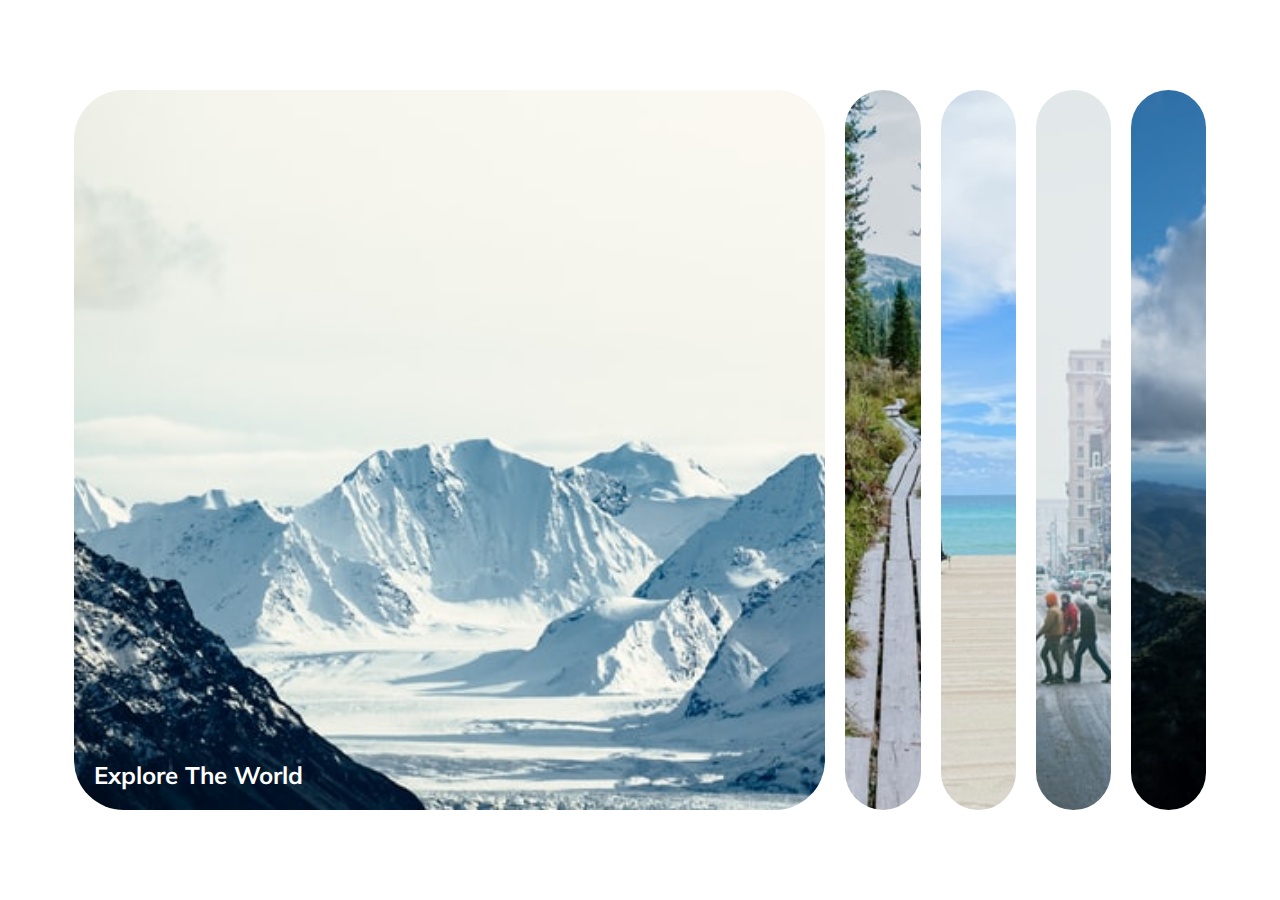
<file: day-1/index.html>
<!DOCTYPE html>
<html lang="en">
<head>
    <meta charset="UTF-8">
    <meta name="viewport" content="width=device-width, initial-scale=1.0">
    <link rel="stylesheet" href="style.css">
    <title>Expanding Cards</title>
</head>
<body>
    <div class="container">
        <div class="panel active" style="background-image: url('./images/1.jpg')">
            <h3>Explore The World</h3>
        </div>

        <div class="panel" style="background-image: url('./images/2.jpg')">
            <h3>Wild Forest</h3>
        </div>

        <div class="panel" style="background-image: url('./images/3.jpg')">
            <h3>Sunny Beach</h3>
        </div>

        <div class="panel" style="background-image: url('./images/4.jpg')">
            <h3>City on Winter</h3>
        </div>

        <div class="panel" style="background-image: url('./images/5.jpg')">
            <h3>Mountains - Clouds</h3>
        </div>
        

    </div>




    <script src="script.js"></script>
    </body>
</html>
</file>
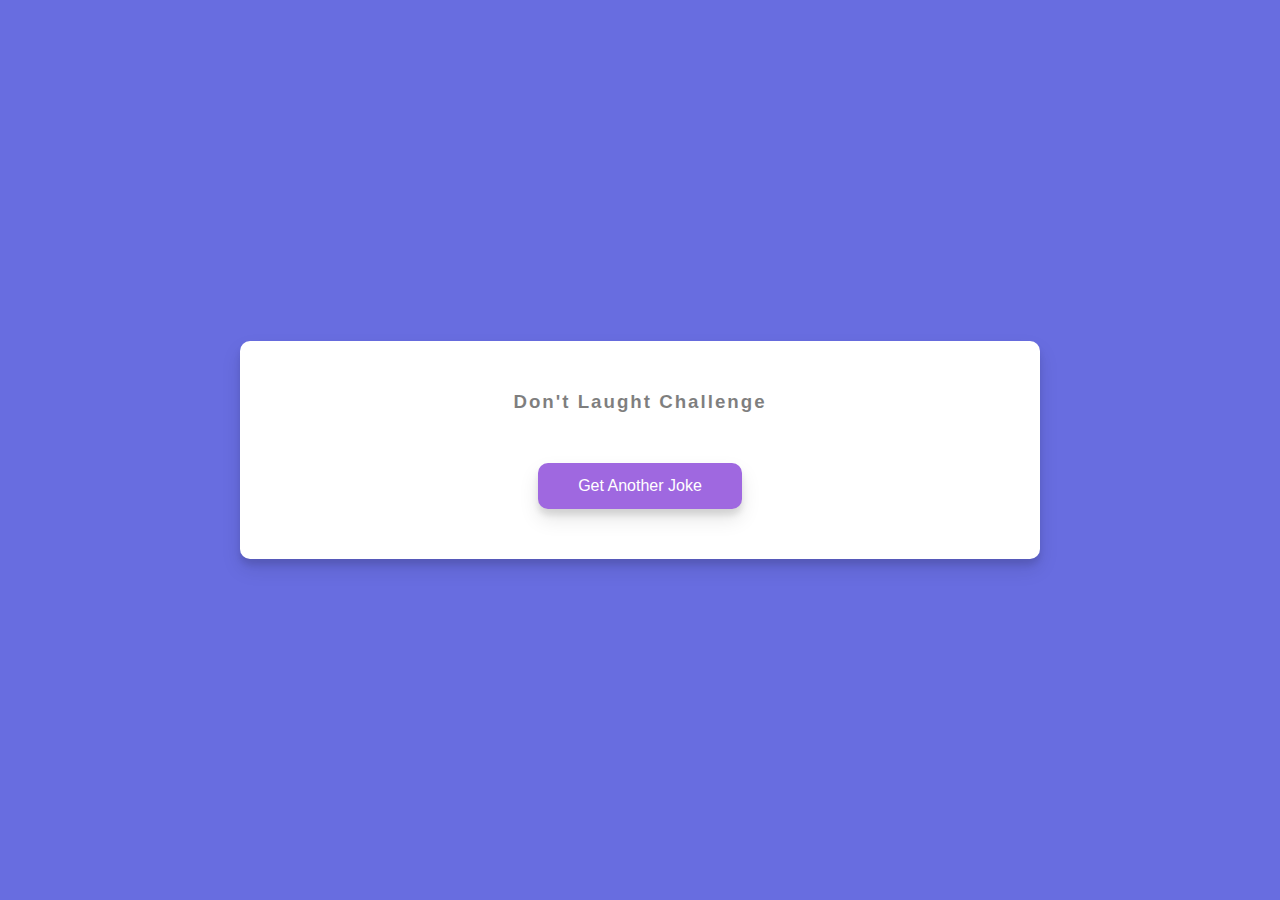
<file: day-10/index.html>
<!DOCTYPE html>
<html lang="en">
<head>
  <meta charset="UTF-8">
  <meta name="viewport" content="width=device-width, initial-scale=1.0">
  <link rel="stylesheet" href="style.css">
  <title>Dad Jokes</title>
</head>
<body>
  <div class="container">
    <h3>Don't Laught Challenge</h3>
    <div id="joke" class="joke">

    </div>
    <button id="jokeBtn" class="btn">
      Get Another Joke
    </button>
  </div>

  <script src="script.js"></script>
</body>
</html>
</file>
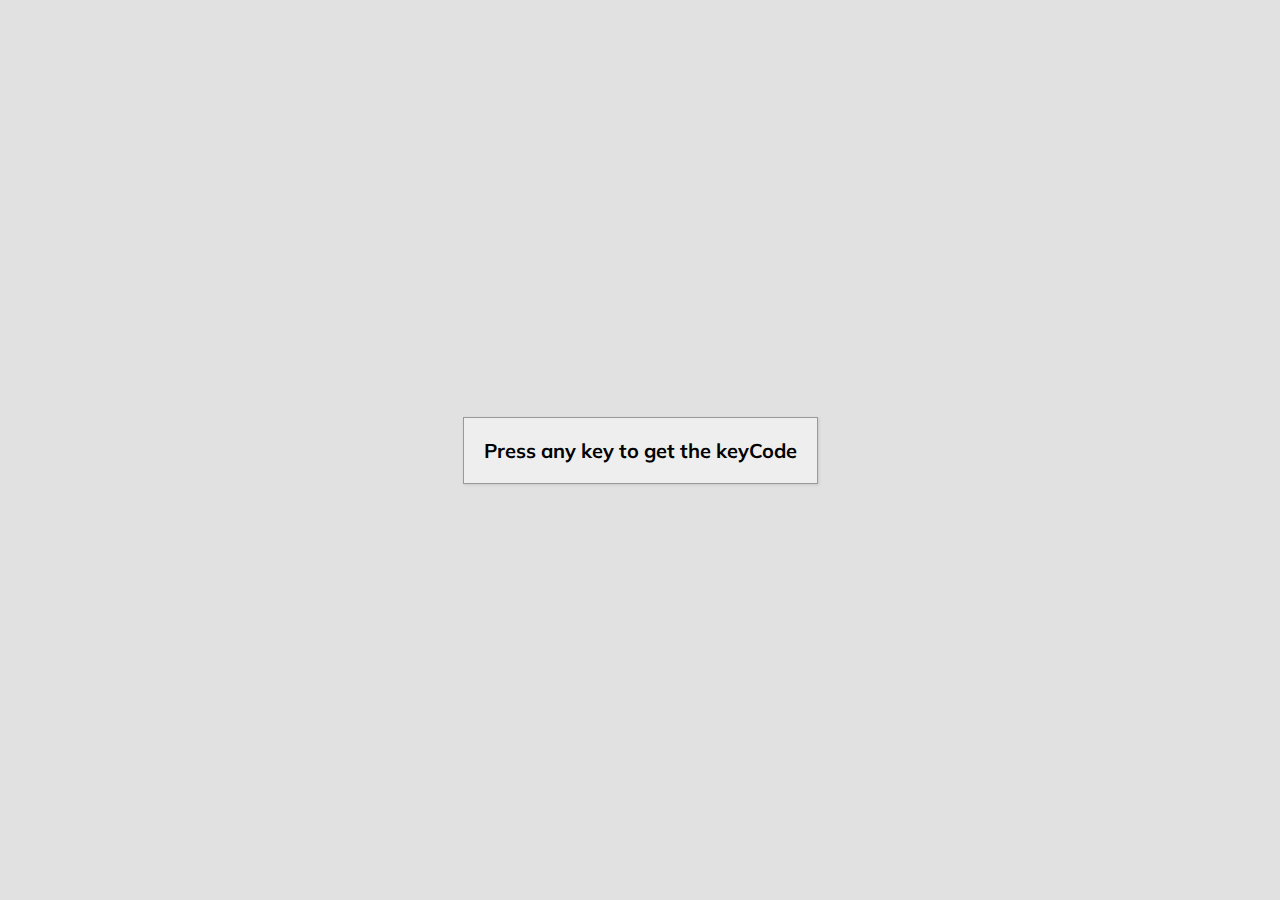
<file: day-11/index.html>
<!DOCTYPE html>
<html lang="en">
<head>
  <meta charset="UTF-8">
  <meta name="viewport" content="width=device-width, initial-scale=1.0">
  <link rel="stylesheet" href="style.css">
  <title>Event KeyCodes</title>
</head>
<body>
<div id="insert">



<div class="key">
  Press any key to get the keyCode

</div>

</div>
  <script src="script.js"></script>
</body>
</html>
</file>
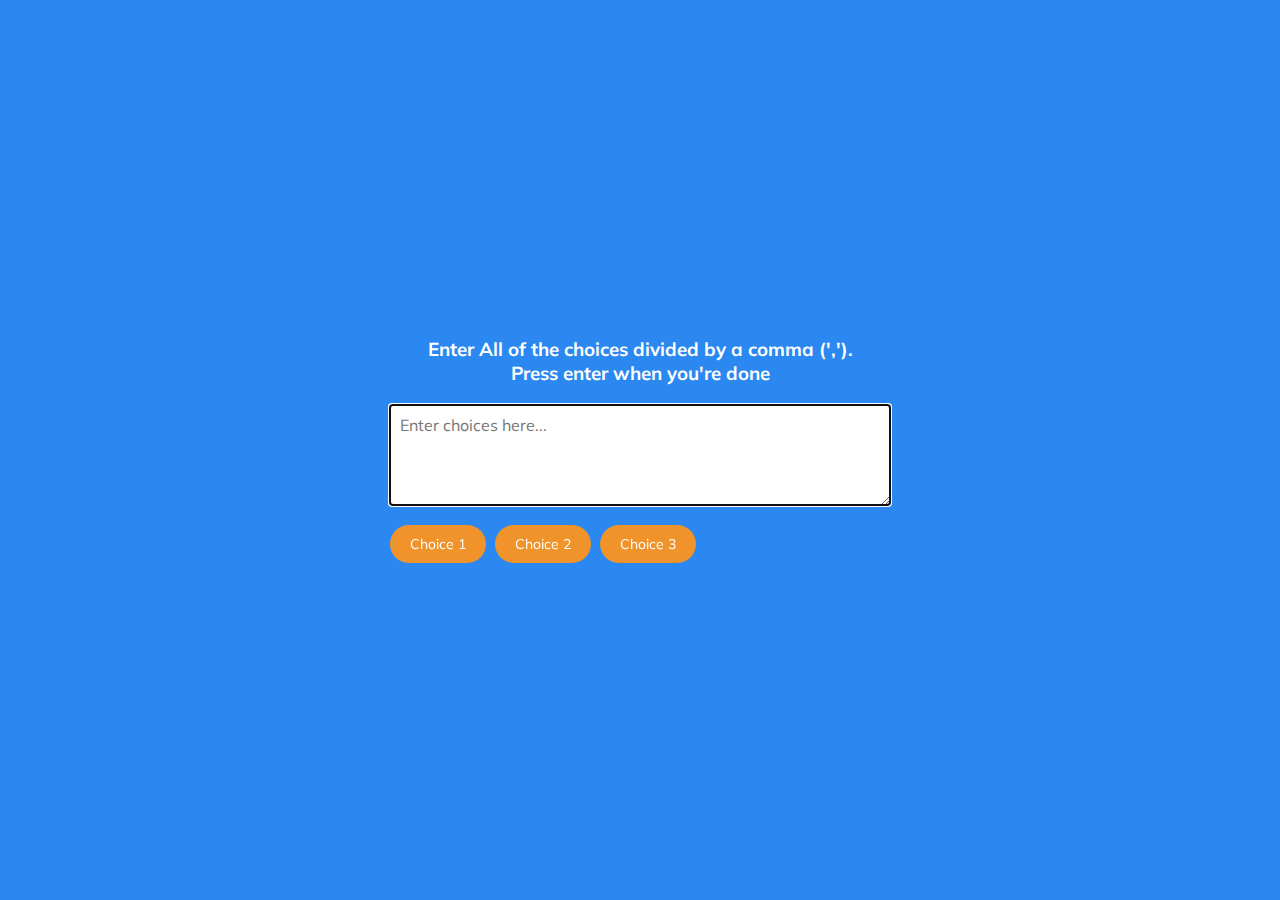
<file: day-13/index.html>
<!DOCTYPE html>
<html lang="en">
<head>
  <meta charset="UTF-8">
  <meta name="viewport" content="width=device-width, initial-scale=1.0">
  <link rel="stylesheet" href="style.css">
  <title>Random Choice Picker</title>
</head>
<body>
<div class="container">
  <h3>Enter All of the choices divided by a comma (',').
    <br> Press enter when you're done</h3>
    <textarea id="textarea" placeholder="Enter choices here..."></textarea>

    <div id="tags">
      <span class="tag">Choice 1</span>
      <span class="tag">Choice 2</span>
      <span class="tag">Choice 3</span>
    </div>
</div>


  <script src="script.js"></script>
</body>
</html>
</file>
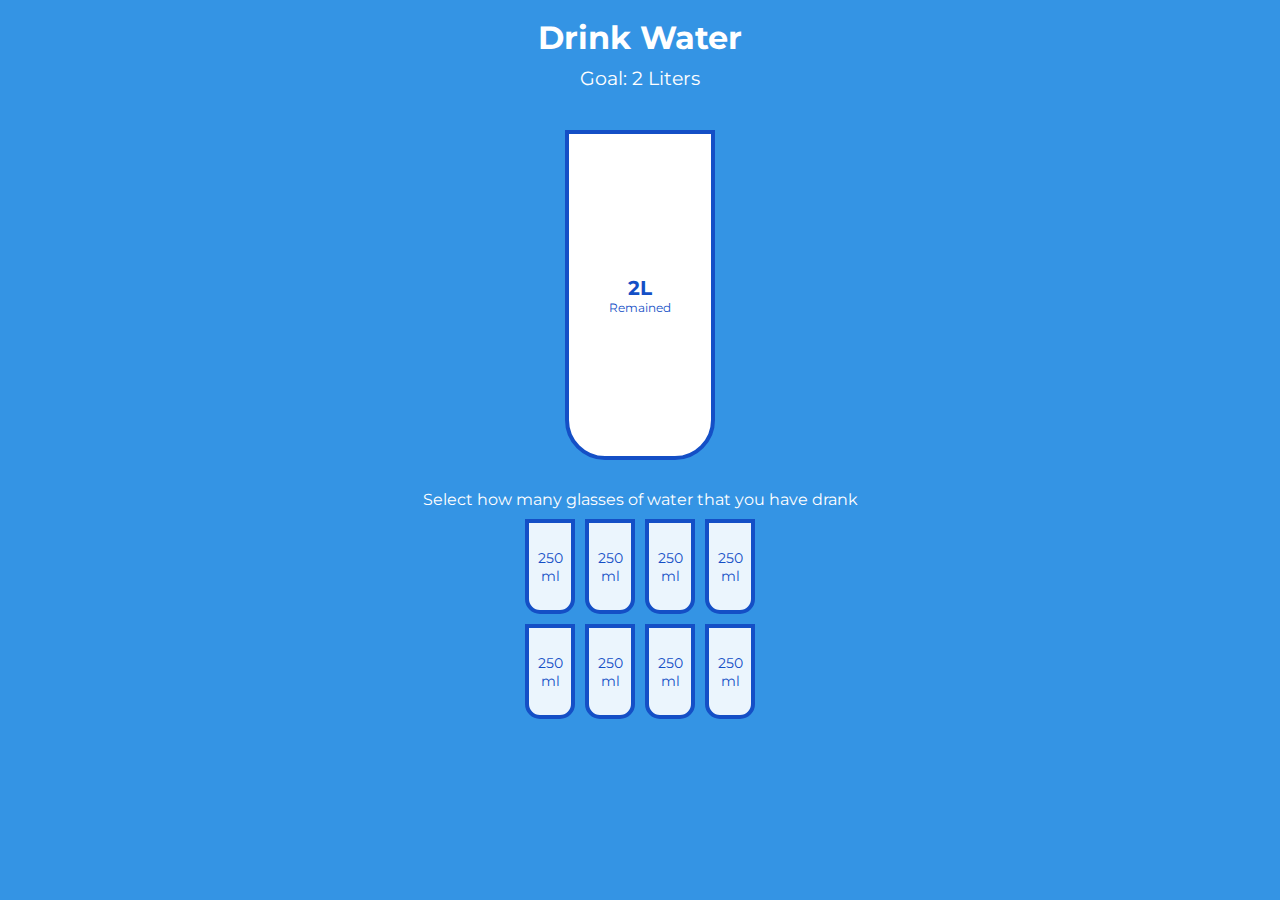
<file: day-16/index.html>
<!DOCTYPE html>
<html lang="en">
<head>
  <meta charset="UTF-8">
  <meta name="viewport" content="width=device-width, initial-scale=1.0">
  <link rel="stylesheet" href="style.css">
  <title>Drink Water</title>
</head>
<body>
  <h1>Drink Water</h1>
  <h3>Goal: 2 Liters</h3>

  <div class="cup">
    <div class="remained" id="remained">
      <span id="liters"></span>
      <small>Remained</small>
    </div>

    <div class="percentage" id="percentage">

    </div>
  </div>

  <p class="text">Select how many glasses of water that you have drank</p>

  <div class="cups">
    <div class="cup cup-small">250 ml</div>
    <div class="cup cup-small">250 ml</div>
    <div class="cup cup-small">250 ml</div>
    <div class="cup cup-small">250 ml</div>
    <div class="cup cup-small">250 ml</div>
    <div class="cup cup-small">250 ml</div>
    <div class="cup cup-small">250 ml</div>
    <div class="cup cup-small">250 ml</div>
  </div>


  <script src="main.js"></script>
</body>
</html>
</file>
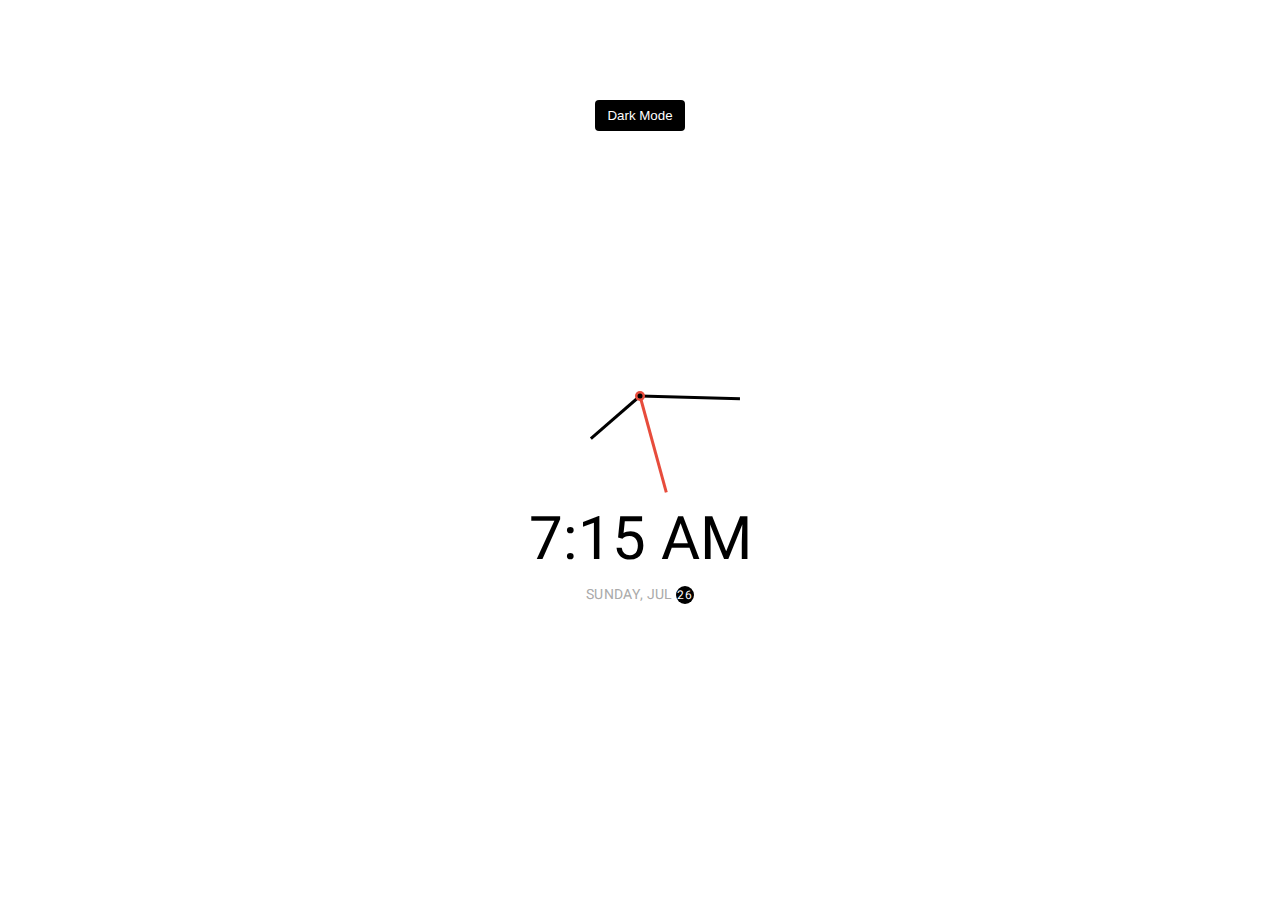
<file: day-19/index.html>
<!DOCTYPE html>
<html lang="en">
<head>
  <meta charset="UTF-8">
  <meta name="viewport" content="width=device-width, initial-scale=1.0">
  <link rel="stylesheet" href="style.css">
  <title>Theme Clock</title>
</head>
<body>
  <!--Inspired by this dribble shot https://dribble.com/shots/5958442-Alarm-Clock-->




  <button class="toggle">Dark Mode</button>

  <div class="clock-container">
    <div class="clock">
      <div class="needle hour"></div>
      <div class="needle minute"></div>
      <div class="needle second"></div>
      <div class="center-point"></div>
    </div>

    <div class="time"></div>
    <div class="date"><span class="circle">2</span></div>
  </div>
  <script src="script.js"></script>
</body>
</html>
</file>
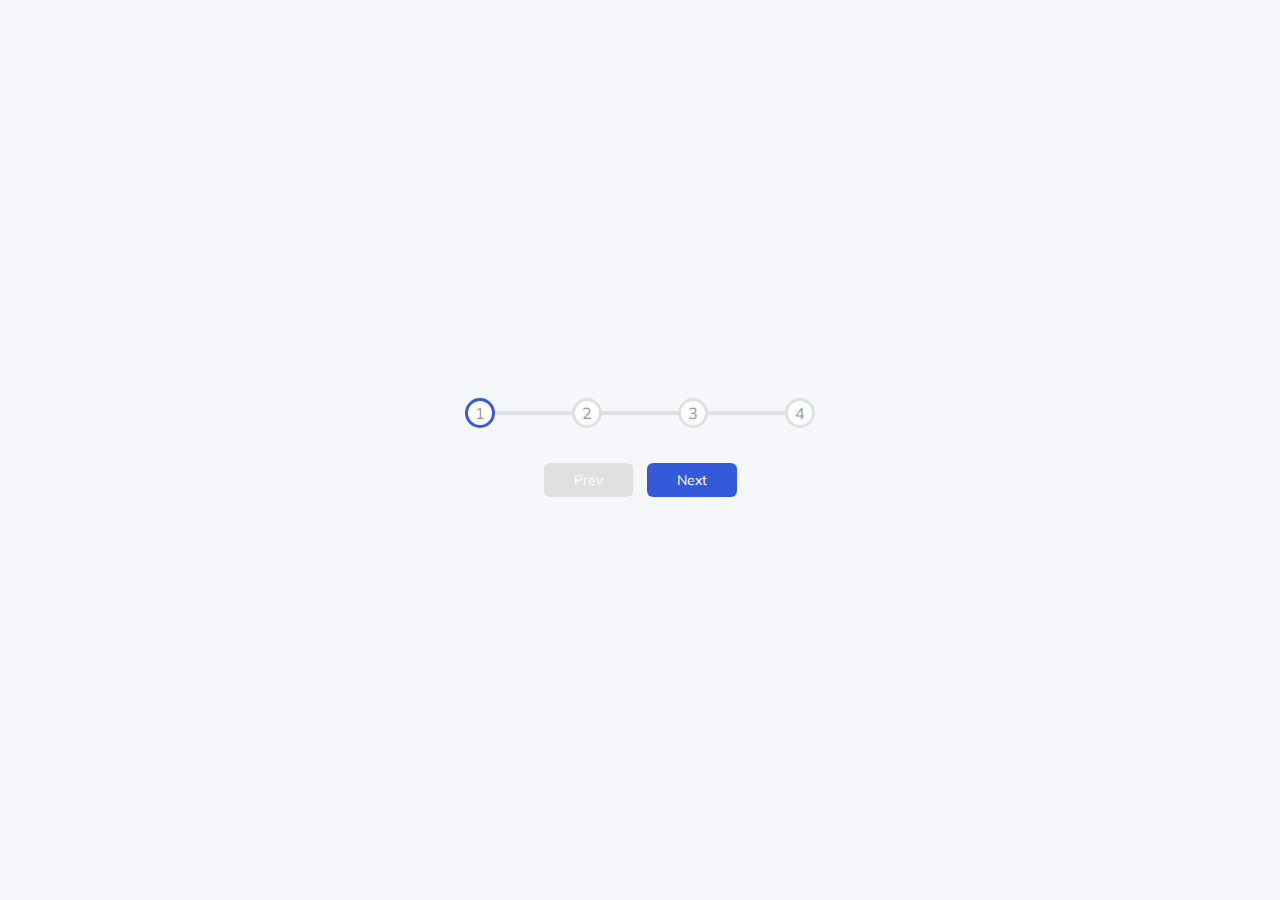
<file: day-2/index.html>
<!DOCTYPE html>
<html lang="en">
<head>
    <meta charset="UTF-8">
    <meta name="viewport" content="width=device-width, initial-scale=1.0">
    <link rel="stylesheet" href="style.css">
    <title>Progress Steps</title>
</head>
<body>
    <div class="container">
        <div class="progress-container">
                <div class="progress" id="progress"></div>
                <div class="circle active">1</div>
                <div class="circle">2</div>
                <div class="circle">3</div>
                <div class="circle">4</div>    
        </div>
        <button class="btn" id="prev" disabled>Prev</button>
        <button class="btn" id="next">Next</button>
    </div>


    <script src="script.js"></script>
</body>
</html>
</file>
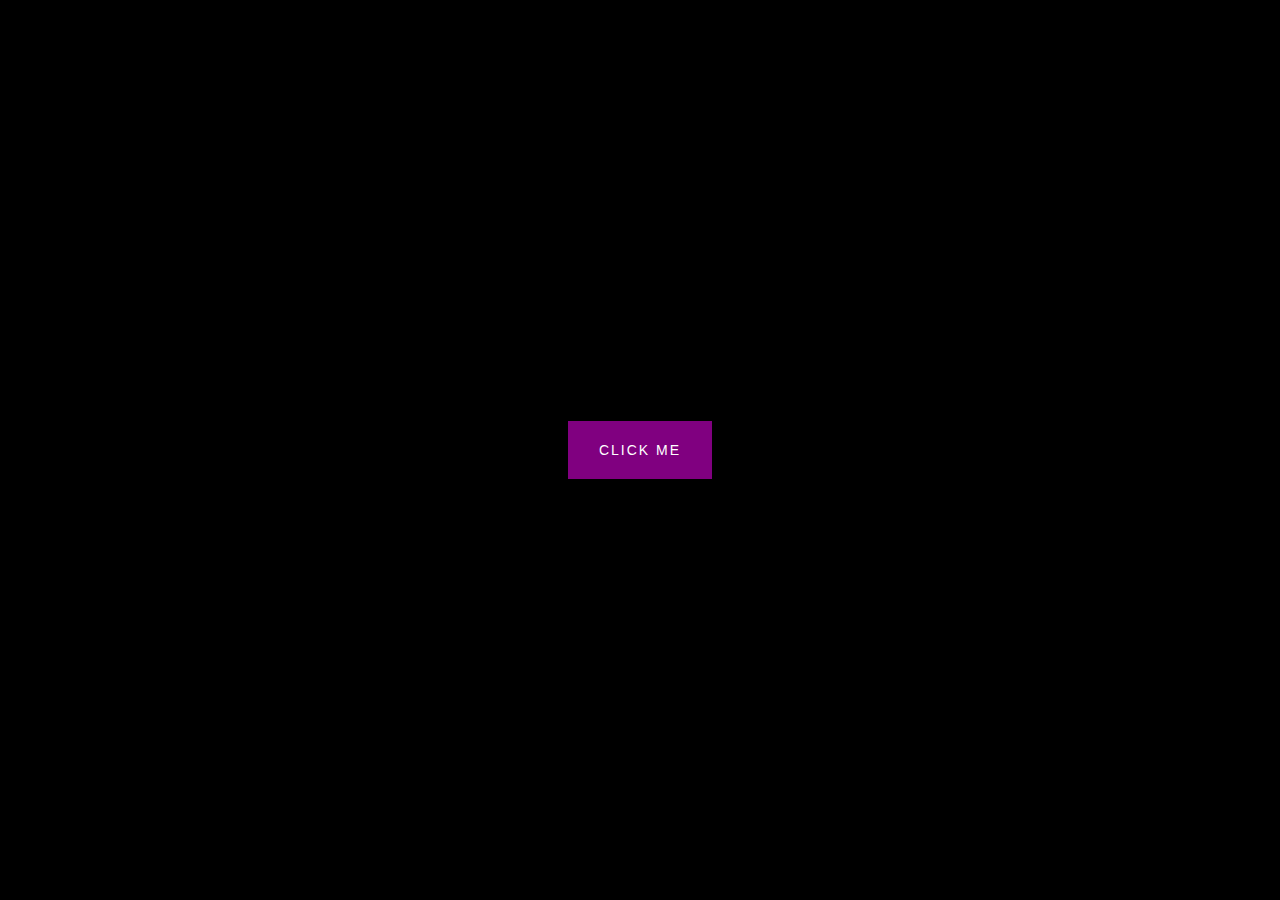
<file: day-20/index.html>
<!DOCTYPE html>
<html lang="en">
<head>
  <meta charset="UTF-8">
  <meta name="viewport" content="width=device-width, initial-scale=1.0">
  <link rel="stylesheet" href="style.css">
  <title>Button Ripple Effect</title>
</head>
<body>
<button class="ripple">Click Me <span class="circle" style="top: 27px; left: 82px"></span></button>

  <script src="script.js"></script>
</body>
</html>
</file>
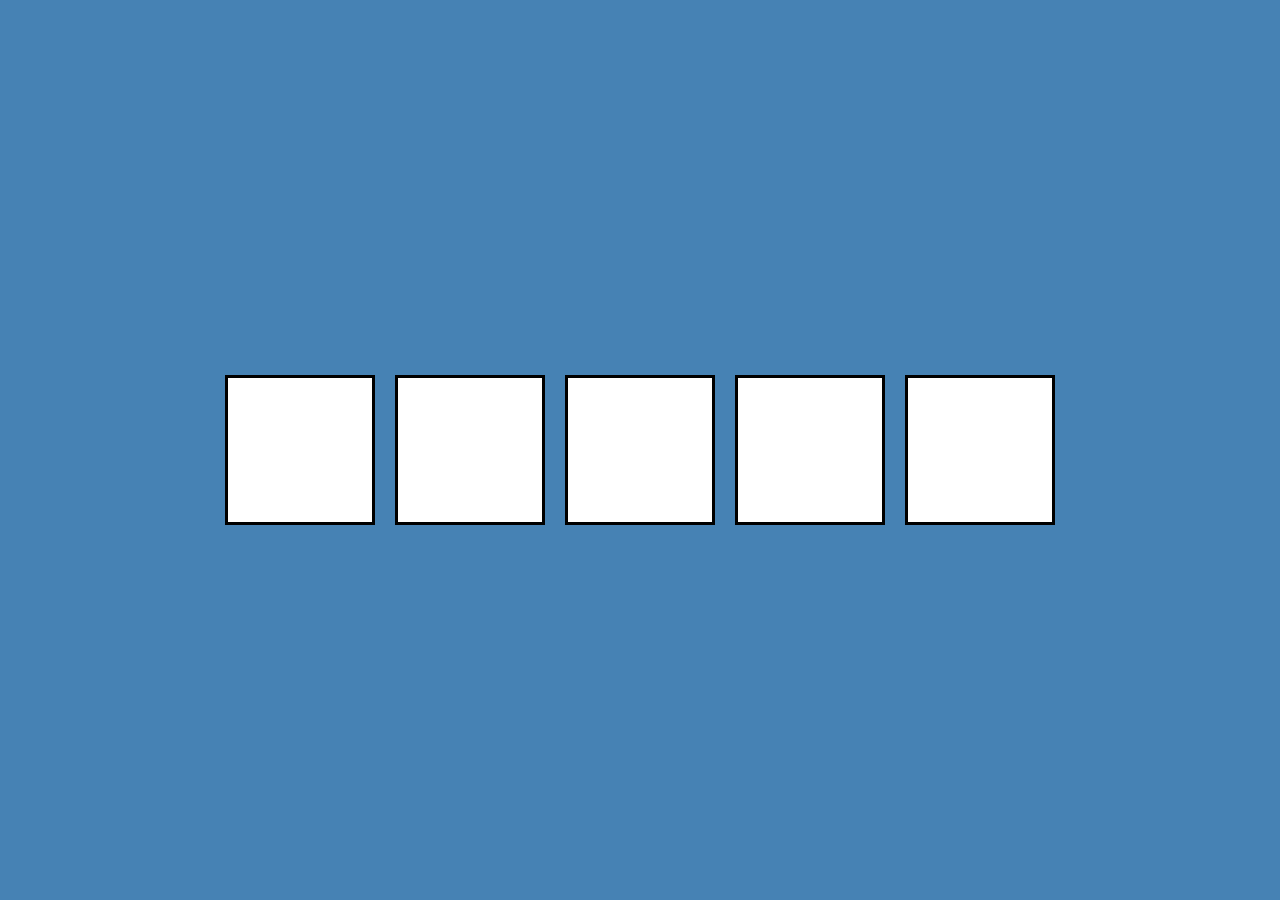
<file: day-21/index.html>
<!DOCTYPE html>
<html lang="en">
<head>
  <meta charset="UTF-8">
  <meta name="viewport" content="width=device-width, initial-scale=1.0">
  <link rel="stylesheet" href="style.css">
  <title>Drag N Drop</title>
</head>
<body>
  <div class="empty">
    <div class="fill" draggable="true"></div>
  </div>
  <div class="empty"></div>
  <div class="empty"></div>
  <div class="empty"></div>
  <div class="empty"></div>




  <script src="script.js"></script>
</body>
</html>
</file>
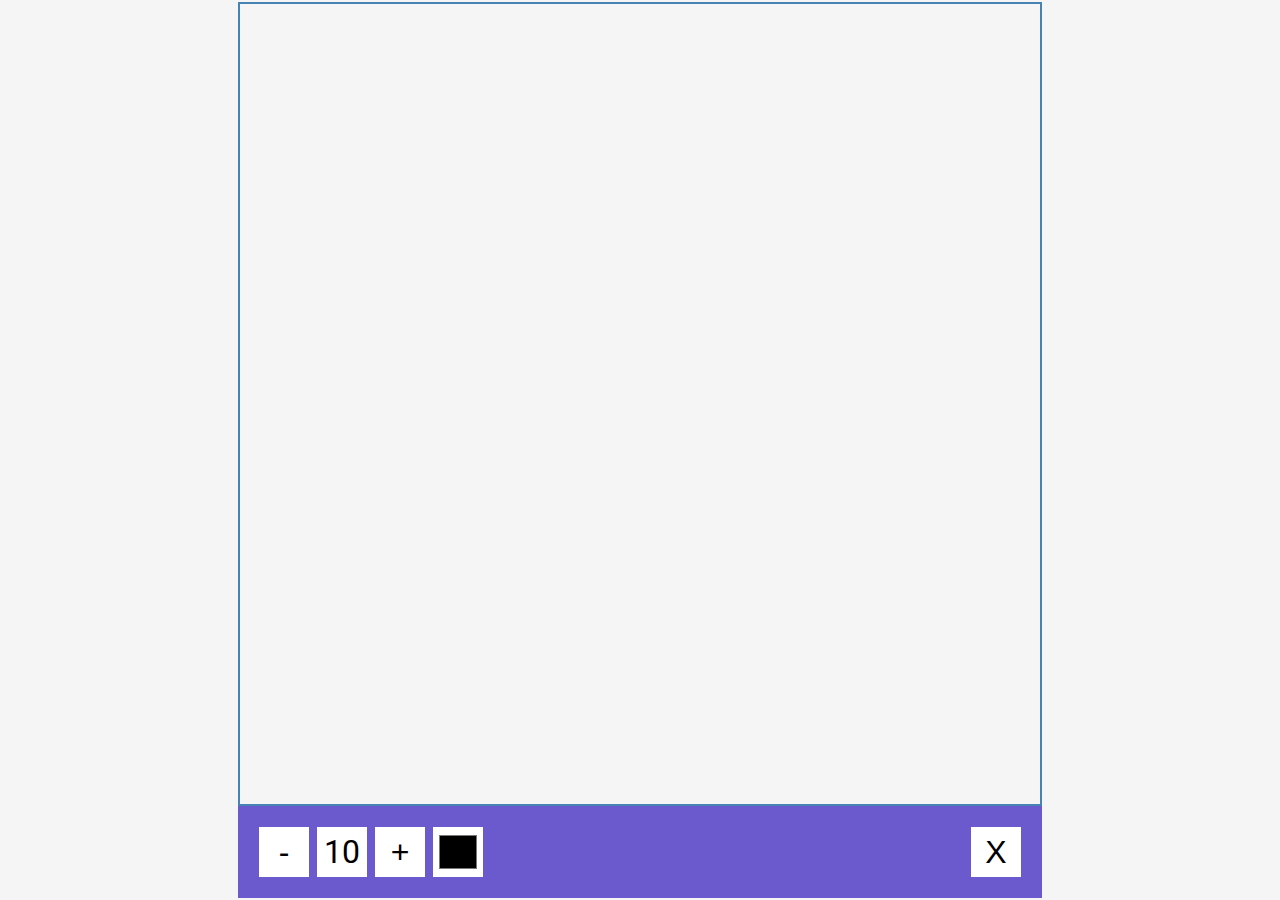
<file: day-22/index.html>
<!DOCTYPE html>
<html lang="en">
<head>
  <meta charset="UTF-8">
  <meta name="viewport" content="width=device-width, initial-scale=1.0">
  <link rel="stylesheet" href="style.css">
  <title>Drawing App</title>
</head>
<body>
  <canvas id="canvas" width="800" height='800'></canvas>
  <div class="toolbox">
    <button id="decrease">-</button>
    <span id="size">10</span>
    <button id="increase">+</button>
    <input type="color" id="color">
    <button id="clear">X</button>
  </div>


  <script src="script.js"></script>
</body>
</html>
</file>
<file: day-1/style.css>
@import url('https://fonts.googleapis.com/css?family=Muli&display=swap');

*{
    box-sizing: border-box;
}

body{
    font-family: 'Muli', sans-serif;
    display: flex;
    align-items: center;
    justify-content: center;
    height: 100vh;
    overflow: hidden;
    margin: 0;
}

.container {
    display: flex;
    width: 90vw;

}

.panel {
    background-size: cover;
    background-position: center;
    background-repeat: no-repeat;
    height: 80vh;
    border-radius: 50px;
    color: #fff;
    cursor: pointer;
    flex: 0.5;
    margin: 10px;
    position: relative;
    transition: flex 0.7s ease-in;
}

.panel h3{
    font-size: 24px;
    position: absolute;
    bottom: 20px;
    left: 20px;
    margin: 0;
    opacity: 0;
}

.panel.active {
    flex: 5;
}

.panel.active h3{
    opacity: 1;
    transition: opacity 0.3s ease-in 0.4s;
}

@media(max-width: 480px) {
    .container {
        width: 100vw;
    }

    .panel:nth-of-type(4),
    .panel:nth-of-type(5){
        display: none;
    }
    
}
</file>
<file: day-10/style.css>
*{
  box-sizing: border-box;
}

body{
  background-color: #686de0;
  font-family: 'Roboto', sans-serif;
  display: flex;
  flex-direction: column;
  align-items: center;
  justify-content: center;
  height: 100vh;
  overflow: hidden;
  margin: 0;
  padding: 20px;
}

.container {
  background-color: #fff;
  border-radius: 10px;
  box-shadow: 0 10px 20px rgba(0,0,0,0.1), 0 6px 6px rgba(0,0,0,0.1);
  padding: 50px 20px;
  text-align: center;
  max-width: 100%;
  width: 800px;
}

h3{
  margin: 0;
  opacity: 0.5;
  letter-spacing: 2px;

}

.joke {
  font-size: 30px;
  letter-spacing: 1px;
  line-height: 40px;
  margin: 50px auto;
  max-width: 600px;
}

.btn {
  background-color: #9f68e0;
  border: 0;
  border-radius: 10px;
  color: #fff;
  box-shadow: 0 10px 20px rgba(0, 0, 0, 0.1),
  0 6px 6px rgba(0, 0, 0, 0.1);
  padding: 14px 40px;
  font-size: 16px;
  cursor: pointer;
}

.btn:active {
  transform: scale(0.98);
}

.btn:focus {
  outline: 0;
}
</file>
<file: day-11/style.css>
@import url('https://fonts.googleapis.com/css?family=Muli&display=swap');

* {
  box-sizing: border-box;
}

body {
  background-color: #e1e1e1;
  font-family: 'Muli', sans-serif;
  display: flex;
  align-items: center;
  text-align: center;
  justify-content: center;
  height: 100vh;
  overflow: hidden;
  margin: 0;
}

.key {
  border: 1px solid #999;
  background-color: #eee;
  box-shadow: 1px 1px 3px rgba(0,0,0,0.1);
  display: inline-flex;
  align-items: center;
  font-size:20px;
  font-weight: bold;
  padding: 20px;
  flex-direction: column;
  margin: 10px;
  min-width: 150px;
  position: relative;

}


.key small {
  position: absolute;
  top: -24px;
  left:0;
  text-align: center;
  width: 100%;
  color: #555;
  font-size: 14px;
}
</file>
<file: day-13/style.css>
@import url('https://fonts.googleapis.com/css?family=Muli&display=swap');

* {
  box-sizing: border-box;
}

body {
  background-color: #2b88f0;
  font-family: 'Muli', sans-serif;
  display: flex;
  flex-direction: column;
  align-items: center;
  justify-content: center;
  height: 100vh;
  overflow: hidden;
  margin: 0;

}

h3 {
  color: #fff;
  margin: 10px 0 20px;
  text-align: center;
}

.container {
  width: 500px;
}

textarea {
  border: none;
  display: block;
  width: 100%;
  height: 100px;
  font-family: inherit;
  padding: 10px;
  margin: 0 0 20px;
  font-size: 16px;
}

.tag {
  background-color: #f0932b;
  color: #fff;
  border-radius: 50px;
  padding: 10px 20px;
  margin: 0 5px 10px 0;
  font-size: 14px;
  display: inline-block;
}

.tag.highlight {
  background-color: #273c75;
}
</file>
<file: day-16/style.css>
@import url('https://fonts.googleapis.com/css?family=Montserrat:400,600&display=swap');


:root{
  --border-color: #144fc6;
  --fill-color: #6ab3f8;
}

*{
  box-sizing: border-box;
}

body{
  background-color: #3494e4;
  color: #fff;
  font-family: 'Montserrat', sans-serif;
  display: flex;
  flex-direction: column;
  align-items: center;
  margin-bottom: 40px;
}

h1{
  margin: 10px 0 0;
}

h3{
  font-weight: 400;
  margin: 10px 0;
}

.cup {
  background-color: #fff;
  border: 4px solid var(--border-color);
  color: var(--border-color);
  border-radius: 0 0 40px 40px;
  height: 330px;
  width: 150px;
  margin: 30px 0;
  display: flex;
  flex-direction: column;
  overflow: hidden;
}

.cup.cup-small{
  height: 95px;
  width: 50px;
  border-radius: 0 0 15px 15px;
  background-color: rgba(255, 255, 255, 0.9);
  cursor: pointer;
  font-size: 14px;
  align-items: center;
  justify-content: center;
  text-align: center;
  margin: 5px;
  transition: 0.3s ease;
}


.cup.cup-small.full{
  background-color: var(--fill-color);
  color: #fff;
}

.cups{
  display: flex;
  flex-wrap: wrap;
  width: 280px;
  align-items: center;
  justify-content: center;
}


.remained {
  display: flex;
  flex-direction: column;
  align-items: center;
  justify-content: center;
  text-align: center;
  flex: 1;
  transition: 0.3s ease;
}

.remained span{
  font-size: 20px;
  font-weight: bold;
}

.remained small {
  font-size: 12px;
}

.percentage {
  background-color: var(--fill-color);
  font-size: 30px;
  display: flex;
  align-items: center;
  justify-content: center;
  font-weight: bold;
  font-size: 30px;
  height: 0;
  transition: 0.3s ease;
}

.text{
  margin: 0 0 5px;
  text-align: center;
}
</file>
<file: day-19/style.css>
@import url('https://fonts.googleapis.com/css2?family=Heebo:wght@400;700&display=swap');

*{
  box-sizing: border-box;
}

:root {
  --primary-color: #000;
  --secondary-color: #fff;
}

html{
  transition: all 0.5s ease-in;
}


html.dark{
  --primary-color: #fff;
  --secondary-color: #000;
}

html.dark{
  background-color: #111;
  color: var(--primary-color);
}


body{
  font-family: 'Heebo', sans-serif;
  display: flex;
  /* flex-direction: column; */
  align-items: center;
  justify-content: center;
  height: 100vh;
  overflow: hidden;
  margin: 0;
}

.toggle {
  background-color: var(--primary-color);
  color: var(--secondary-color);
  border: 0;
  border-radius: 4px;
  padding: 8px 12px;
  position: absolute;
  top: 100px;
  cursor: pointer;
}

.toggle:focus {
  outline: none;
}


.clock-container {
  display: flex;
  flex-direction: column;
  justify-content: space-between;
  align-items: center;
}


.clock{
  position: relative;
  width: 200px;
  height: 200px;
  /* background-color: #f0f0f0; */
}

.needle {
  background-color: var(--primary-color);
  position: absolute;
  top: 50%;
  left: 50%;
  height: 65px;
  width: 3px;
  transform-origin: bottom center;
  transition: all 0.5s ease-in;
}

.needle.hour {
  transform: translate(-50%, -100%) rotate(0deg);
}

.needle.minute {
  transform: translate(-50%, -100%) rotate(0deg);
  height: 100px;
}


.needle.second {
  transform: translate(-50%, -100%) rotate(0deg);
  height: 100px;
  background-color: #e74c3c;
}

.center-point {
  background-color: #e74c3c;
  width: 10px;
  height: 10px;
  position: absolute;
  top: 50%;
  left: 50%;
  transform: translate(-50%, -50%);
  border-radius: 50%;
}

.center-point::after {
  content: '';
  background-color: var(--primary-color);
  width: 5px;
  height: 5px;
  position: absolute;
  top: 50%;
  left: 50%;
  transform: translate(-50%, -50%);
  border-radius: 50%;
}

.time {
  font-size: 60px;
}

.date {
  color: #aaa;
  font-size: 14px;
  letter-spacing: 0.3px;
  text-transform: uppercase;
}

.date .circle{
  background-color: var(--primary-color);
  color: var(--secondary-color);
  border-radius: 50%;
  height: 18px;
  width: 18px;
  display: inline-flex;
  align-items: center;
  justify-content: center;
  line-height: 18px;
  transition: all 0.5s ease-in;
  font-size: 12px;
}
</file>
<file: day-2/style.css>
@import url('https://fonts.googleapis.com/css?family=Muli&display=swap');

:root {
    --line-border-fill: #3459db;
    --line-border-empty: #e0e0e0;
}

*{
    box-sizing: border-box;
}

body{
    background-color: #f6f7fb;
    font-family: 'Muli', sans-serif;
    display: flex;
    align-items: center;
    justify-content: center;
    height: 100vh;
    overflow: hidden;
    margin: 0;
}

.container{
    text-align: center;
}

.progress-container {
    display: flex;
    justify-content: space-between;
    position: relative;
    margin-bottom: 30px;
    max-width: 100%;
    width: 350px;
}

.progress-container::before {
    content: '';
    background-color: var(--line-border-empty);
    position: absolute;
    top: 50%;
    left: 0;
    transform: translateY(-50%);
    height: 4px;
    width: 100%;
    z-index: -1;
}




.progress {
    background-color: var(--line-border-fill);
    position: absolute;
    top: 50%;
    left: 0;
    transform: translateY(-50%);
    height: 4px;
    width: 0%;
    z-index: -1;
    transition: 0.4s ease;
}

.circle {
    background-color: #fff;
    color: #999;
    border-radius: 50%;
    height: 30px;
    width: 30px;
    display: flex;
    align-items: center;
    justify-content: center;
    border: 3px solid var(--line-border-empty);
    transition: 0.4s ease;
}

.circle.active {
    border-color: var(--line-border-fill);   
}

.btn {
    background-color: var(--line-border-fill);
    color: #fff;
    border: 0;
    border-radius: 6px;
    cursor: pointer;
    font-family: inherit;
    padding: 8px 30px;
    margin: 5px;
    font-size: 14px;
}

.btn:active {
    transform: scale(0.98);
}

.btn:focus {
    outline: 0;
}

.btn:disabled {
    background-color: var(--line-border-empty);
    cursor: not-allowed;
}
</file>
<file: day-20/style.css>
@import url('https://fonts.googleapis.com/css2?family=Heebo:wght@400;700&display=swap');

* {
  box-sizing: border-box;
}

body {

  background-color: #000;
  font-family: 'Heebo', sans-serif;
  display: flex;
  flex-direction: column;
  align-items: center;
  justify-content: center;
  height: 100vh;
  overflow: hidden;
  margin: 0;
}


button {
  background-color: purple;
  color: #fff;
  border: 1px solid purple;
  font-size: 14px;
  text-transform: uppercase;
  letter-spacing: 2px;
  padding: 20px 30px;
  overflow: hidden;
  margin: 10px 0;
  cursor: pointer;
  position: relative;
}

button .circle {
  position: absolute;
  background-color: #fff;
  width: 100px;
  height: 100px;
  border-radius: 50%;
  transform: translate(-50%, -50%) scale(0);
  animation: scale .5s ease;
}

@keyframes scale {
  to {
    transform: translate(-50%, -50%) scale(3);
    opacity: 0;
  }
}

button:focus{
  outline: none;
}
</file>
<file: day-21/style.css>
* {
  box-sizing: border-box;
}

body {

  background-color: steelblue;
  display: flex;
  align-items: center;
  justify-content: center;
  height: 100vh;
  overflow: hidden;
  margin: 0;
}



.empty{
  height: 150px;
  width: 150px;
  margin: 10px;
  border: solid 3px black;
  background: white;
}

.fill {
  background-image: url('https://source.unsplash.com/random/150x150');
  height: 145px;
  width: 145px;
  cursor: pointer;
}



.hold {
  border: solid 5px #ccc;
}

.hovered {
  background-color: #333;
  border-color: white;
  border-style: dashed;
}

@media(max-width: 800px){
  body{
    flex-direction: column;
  }
}
</file>
<file: day-22/style.css>
@import url('https://fonts.googleapis.com/css2?family=Roboto:wght@400;700&display=swap');

* {
  box-sizing: border-box;
}

body {
  background-color: #f5f5f5;
  font-family: 'Roboto', sans-serif;
  display: flex;
  flex-direction: column;
  align-items: center;
  justify-content: center;
  height: 100vh;
  margin: 0;

}

canvas {
  border: 2px solid steelblue;
}

.toolbox {
  background-color: slateblue;
  border: 1px solid slateblue;
  display: flex;
  width: 804px;
  padding: 1rem;
}

.toolbox > * {
  background-color: #fff;
  border: none;
  display: inline-flex;
  align-items: center;
  justify-content: center;
  font-size: 2rem;
  height: 50px;
  width: 50px;
  margin: 0.25rem;
  padding: 0.25rem;
  cursor: pointer;
}

.toolbox > *:last-child {
  margin-left: auto;
}
</file>
